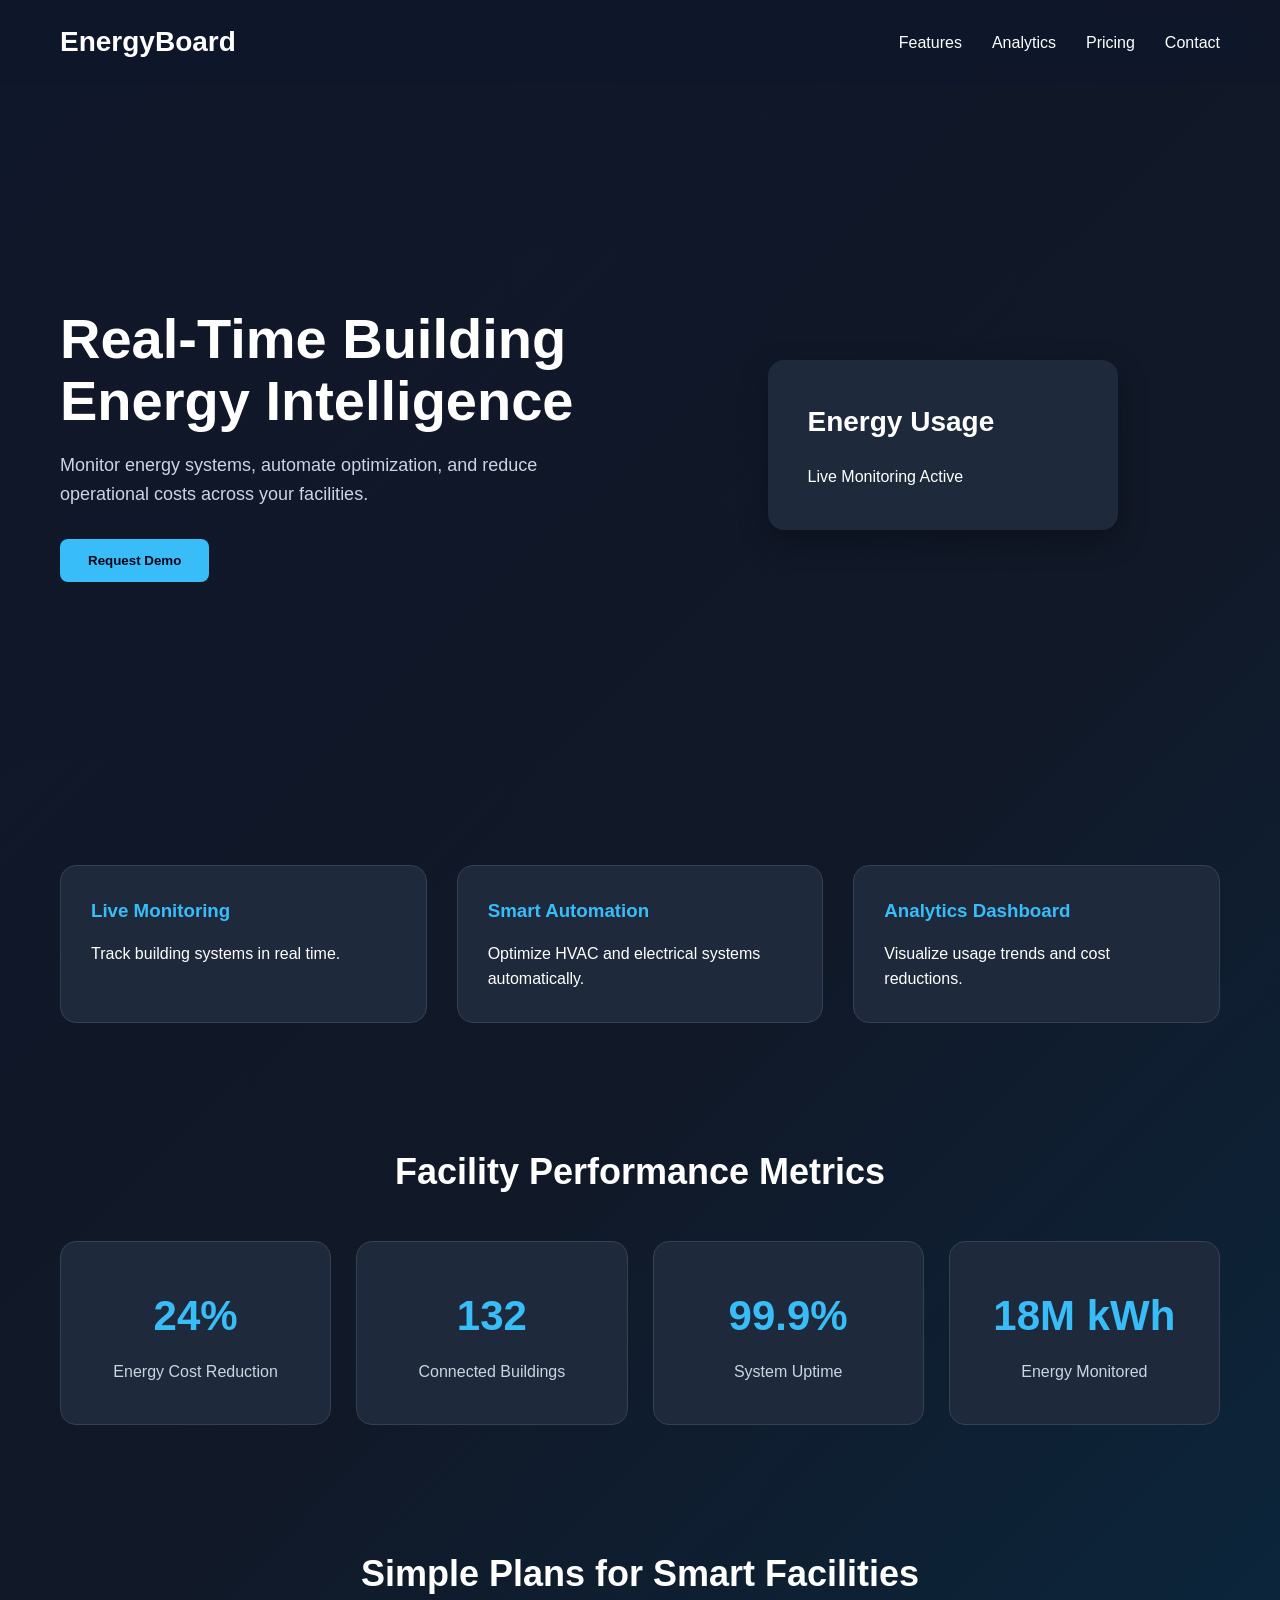
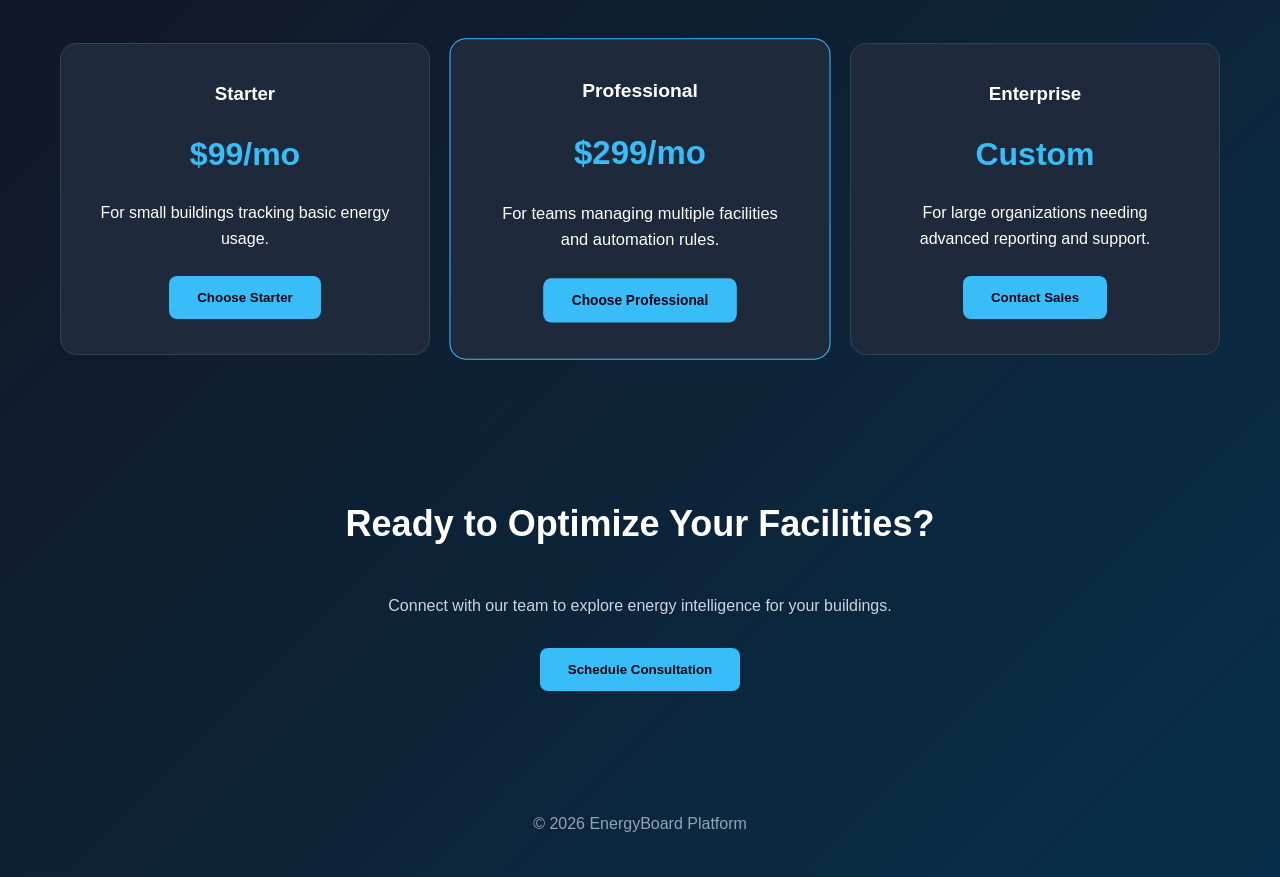
<file: energy-landing-page/index.html>
<!DOCTYPE html>
<html lang="en">
<head>
  <meta charset="UTF-8" />
  <meta name="viewport" content="width=device-width, initial-scale=1.0" />
  <title>Smart Energy Platform</title>
  <link rel="stylesheet" href="styles.css" />
</head>
<body>
  <header class="header">
    <nav class="navbar">
      <h1 class="logo">EnergyBoard</h1>

      <button class="hamburger">☰</button>

      <ul class="nav-links">
        <li><a href="#features">Features</a></li>
        <li><a href="#metrics">Analytics</a></li>
        <li><a href="#pricing">Pricing</a></li>
        <li><a href="#contact">Contact</a></li>
      </ul>
    </nav>
  </header>

  <main>
    <section class="hero">
      <div class="hero-content">
        <h2>Real-Time Building Energy Intelligence</h2>
        <p>Monitor energy systems, automate optimization, and reduce operational costs across your facilities.</p>
        <button>Request Demo</button>
      </div>

      <div class="hero-image">
        <div class="dashboard-card">
          <h3>Energy Usage</h3>
          <p>Live Monitoring Active</p>
        </div>
      </div>
    </section>

    <section class="features" id="features">
      <div class="feature-card">
        <h3>Live Monitoring</h3>
        <p>Track building systems in real time.</p>
      </div>

      <div class="feature-card">
        <h3>Smart Automation</h3>
        <p>Optimize HVAC and electrical systems automatically.</p>
      </div>

      <div class="feature-card">
        <h3>Analytics Dashboard</h3>
        <p>Visualize usage trends and cost reductions.</p>
      </div>
    </section>
     <section class="metrics" id="metrics">
      <h2>Facility Performance Metrics</h2>

      <div class="metrics-grid">
        <div class="metric-card">
          <h3>24%</h3>
          <p>Energy Cost Reduction</p>
        </div>

        <div class="metric-card">
          <h3>132</h3>
          <p>Connected Buildings</p>
        </div>

        <div class="metric-card">
          <h3>99.9%</h3>
          <p>System Uptime</p>
        </div>

        <div class="metric-card">
          <h3>18M kWh</h3>
          <p>Energy Monitored</p>
        </div>
      </div>
    </section>
    
    <section class="pricing" id="pricing">
      <h2>Simple Plans for Smart Facilities</h2>

      <div class="pricing-grid">
        <article class="pricing-card">
          <h3>Starter</h3>
          <p class="price">$99/mo</p>
          <p>For small buildings tracking basic energy usage.</p>
          <button>Choose Starter</button>
        </article>

        <article class="pricing-card featured">
          <h3>Professional</h3>
          <p class="price">$299/mo</p>
          <p>For teams managing multiple facilities and automation rules.</p>
          <button>Choose Professional</button>
        </article>

        <article class="pricing-card">
          <h3>Enterprise</h3>
          <p class="price">Custom</p>
          <p>For large organizations needing advanced reporting and support.</p>
          <button>Contact Sales</button>
        </article>
      </div>
    </section>

   

    <section class="contact" id="contact">
      <h2>Ready to Optimize Your Facilities?</h2>
      <p>Connect with our team to explore energy intelligence for your buildings.</p>
      <button>Schedule Consultation</button>
    </section>
  </main>

  <footer class="footer">
    <p>© 2026 EnergyBoard Platform</p>
  </footer>

  <script src="script.js"></script>
</body>
</html>
</file>
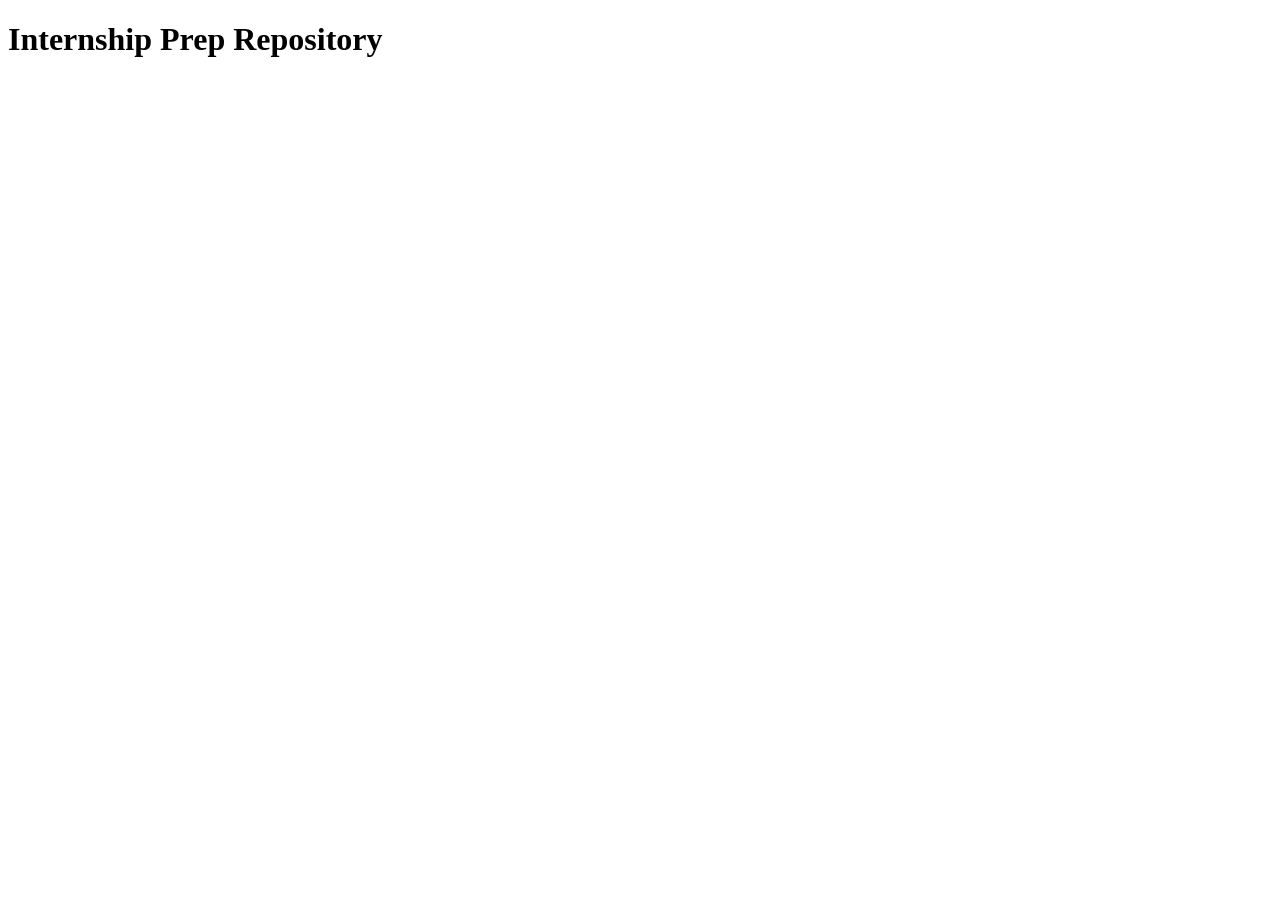
<file: public/index.html>
<!DOCTYPE html>
<html lang="en">
<head>
  <meta charset="UTF-8" />
  <meta name="viewport" content="width=device-width, initial-scale=1.0" />
  <title>Internship Prep</title>
</head>
<body>
  <h1>Internship Prep Repository</h1>
</body>
</html>
</file>
<file: energy-landing-page/styles.css>
* {
  margin: 0;
  padding: 0;
  box-sizing: border-box;
}

html {
  scroll-behavior: smooth;
}

body {
  font-family: Arial, sans-serif;
  background: linear-gradient(135deg, #0f172a 0%, #111827 45%, #082f49 100%);
  color: white;
  line-height: 1.6;
}

a {
  text-decoration: none;
  color: white;
}

ul {
  list-style: none;
}

button {
  font-family: inherit;
}

.header {
  padding: 20px 60px;
  position: sticky;
  top: 0;
  z-index: 100;
  background-color: rgba(15, 23, 42, 0.9);
  backdrop-filter: blur(12px);
}

.navbar {
  display: flex;
  justify-content: space-between;
  align-items: center;
}

.logo {
  font-size: 28px;
  font-weight: bold;
}

.nav-links {
  display: flex;
  gap: 30px;
}

.nav-links a {
  transition: color 0.3s ease;
}

.nav-links a:hover {
  color: #38bdf8;
}

.hamburger {
  display: none;
  background: none;
  border: none;
  color: white;
  font-size: 32px;
  cursor: pointer;
}

.hero {
  min-height: 80vh;
  display: flex;
  justify-content: space-between;
  align-items: center;
  padding: 60px;
  gap: 50px;
}

.hero-content {
  flex: 1;
}

.hero-content h2 {
  font-size: 56px;
  margin-bottom: 20px;
  line-height: 1.1;
}

.hero-content p {
  font-size: 18px;
  margin-bottom: 30px;
  max-width: 500px;
  color: #cbd5e1;
}

.hero-content button,
.pricing-card button,
.contact button {
  background-color: #38bdf8;
  color: #020617;
  border: none;
  padding: 14px 28px;
  border-radius: 8px;
  font-weight: bold;
  cursor: pointer;
  transition: transform 0.2s ease, box-shadow 0.2s ease;
}

.hero-content button:hover,
.pricing-card button:hover,
.contact button:hover {
  transform: translateY(-2px);
  box-shadow: 0 0 20px rgba(56, 189, 248, 0.4);
}

.hero-image {
  flex: 1;
  display: flex;
  justify-content: center;
}

.dashboard-card {
  background-color: #1e293b;
  padding: 40px;
  border-radius: 16px;
  width: 350px;
  box-shadow: 0 10px 30px rgba(0, 0, 0, 0.3);
}

.dashboard-card h3 {
  margin-bottom: 20px;
  font-size: 28px;
}

.features {
  display: grid;
  grid-template-columns: repeat(3, 1fr);
  gap: 30px;
  padding: 60px;
}

.feature-card,
.pricing-card,
.metric-card {
  background-color: #1e293b;
  border-radius: 16px;
  border: 1px solid #334155;
  transition: transform 0.2s ease, box-shadow 0.2s ease;
}

.feature-card {
  padding: 30px;
}

.feature-card:hover,
.pricing-card:hover,
.metric-card:hover {
  transform: translateY(-5px);
  box-shadow: 0 0 25px rgba(56, 189, 248, 0.25);
}

.feature-card h3 {
  margin-bottom: 15px;
  color: #38bdf8;
}
.metrics {
  padding: 60px;
}

.metrics h2 {
  text-align: center;
}

.metrics-grid {
  display: grid;
  grid-template-columns: repeat(4, 1fr);
  gap: 25px;
}

.metric-card {
  padding: 40px 20px;
  text-align: center;
}

.metric-card h3 {
  font-size: 42px;
  color: #38bdf8;
  margin-bottom: 10px;
}

.metric-card p {
  color: #cbd5e1;
}

.pricing {
  padding: 60px;
  text-align: center;
}

.pricing h2,
.metrics h2,
.contact h2 {
  font-size: 36px;
  margin-bottom: 40px;
}

.pricing-grid {
  display: grid;
  grid-template-columns: repeat(3, 1fr);
  gap: 25px;
}

.pricing-card {
  padding: 35px;
}

.pricing-card.featured {
  border-color: #38bdf8;
  transform: scale(1.03);
}

.price {
  font-size: 32px;
  font-weight: bold;
  color: #38bdf8;
  margin: 20px 0;
}

.pricing-card button {
  margin-top: 25px;
}



.contact {
  padding: 80px 60px;
  text-align: center;
}

.contact p {
  max-width: 600px;
  margin: 0 auto 30px;
  color: #cbd5e1;
}

.footer {
  text-align: center;
  padding: 40px;
  color: #94a3b8;
}

@media (max-width: 900px) {
  .header {
    padding: 20px 30px;
  }

  .hamburger {
    display: block;
  }

  .nav-links {
    display: none;
    flex-direction: column;
    position: absolute;
    top: 80px;
    right: 30px;
    background-color: #1e293b;
    padding: 20px;
    border-radius: 12px;
    border: 1px solid #334155;
  }

  .nav-links.show {
    display: flex;
  }

  .hero {
    flex-direction: column;
    text-align: center;
    padding: 60px 30px;
  }

  .hero-content h2 {
    font-size: 40px;
  }

  .hero-content p {
    margin: 0 auto 30px;
  }

  .features,
  .pricing-grid,
  .metrics-grid {
    grid-template-columns: 1fr;
  }

  .pricing-card.featured {
    transform: none;
  }
}
</file>
